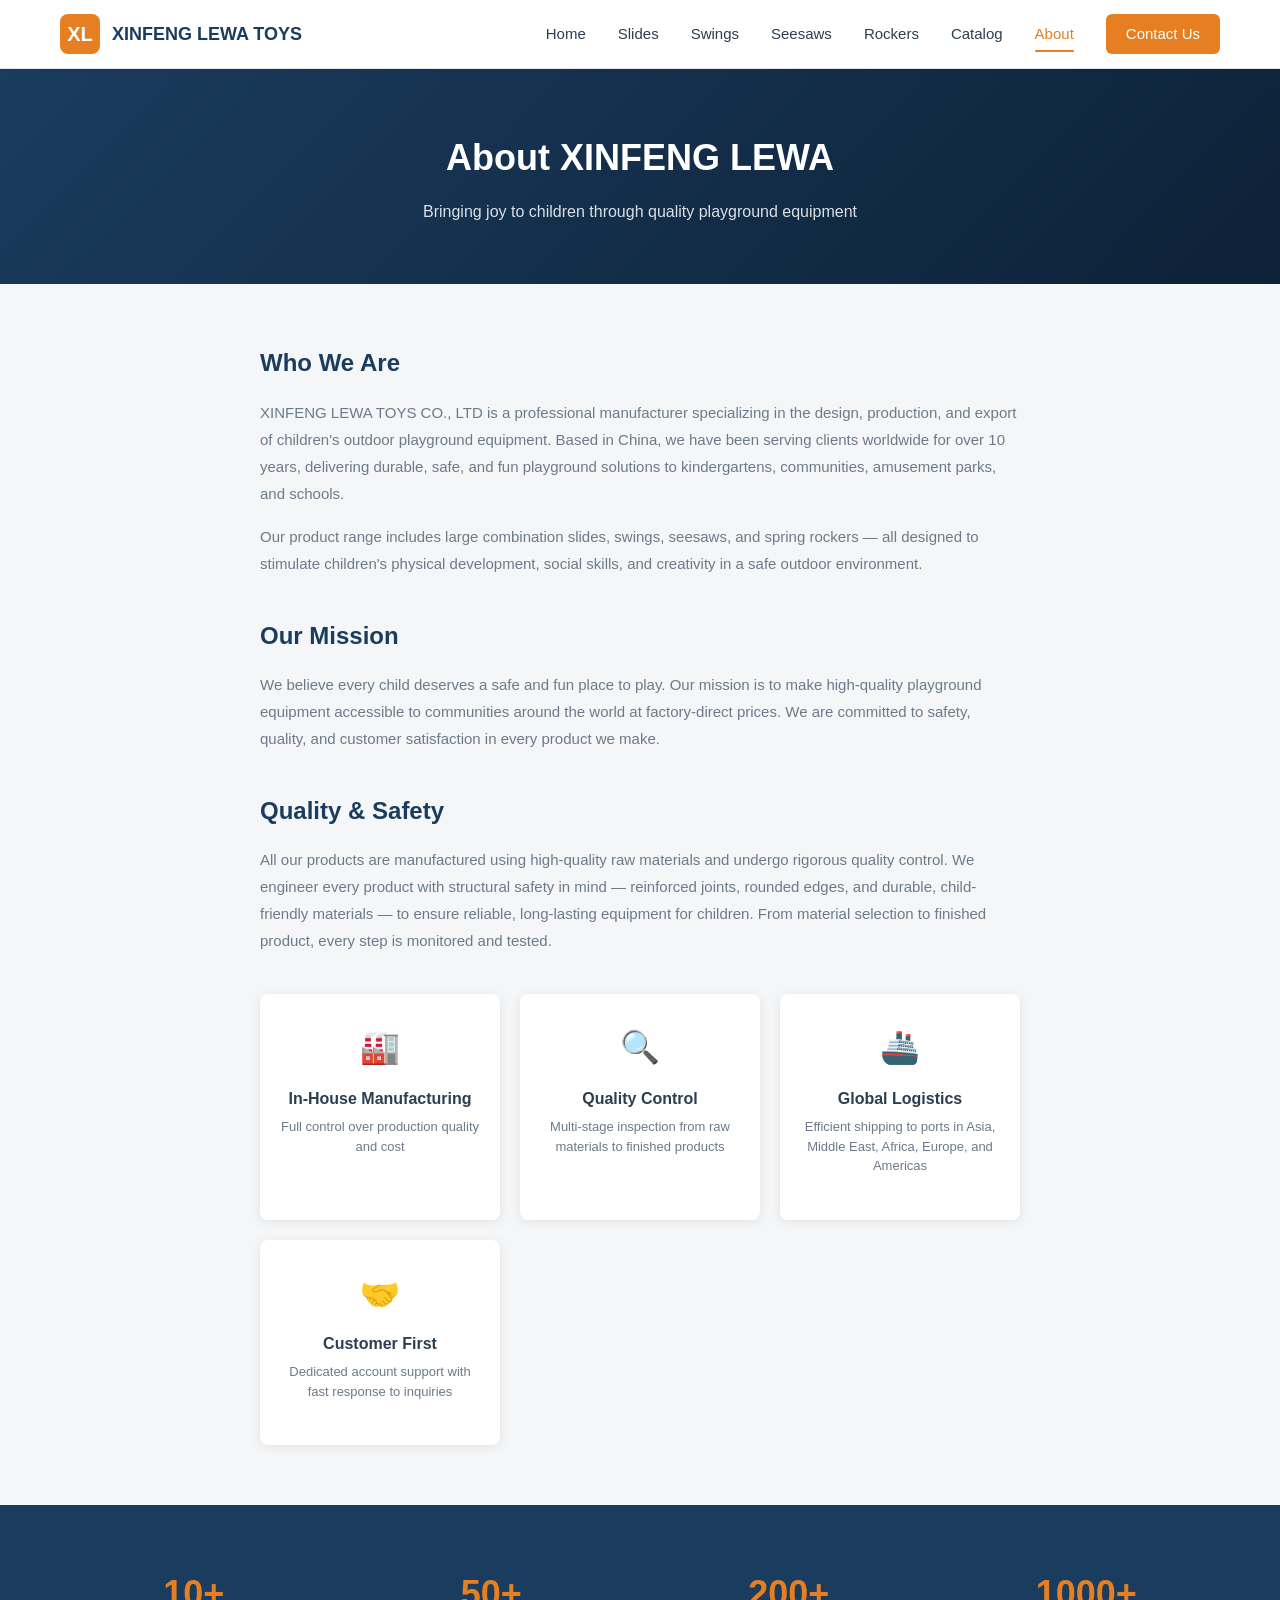
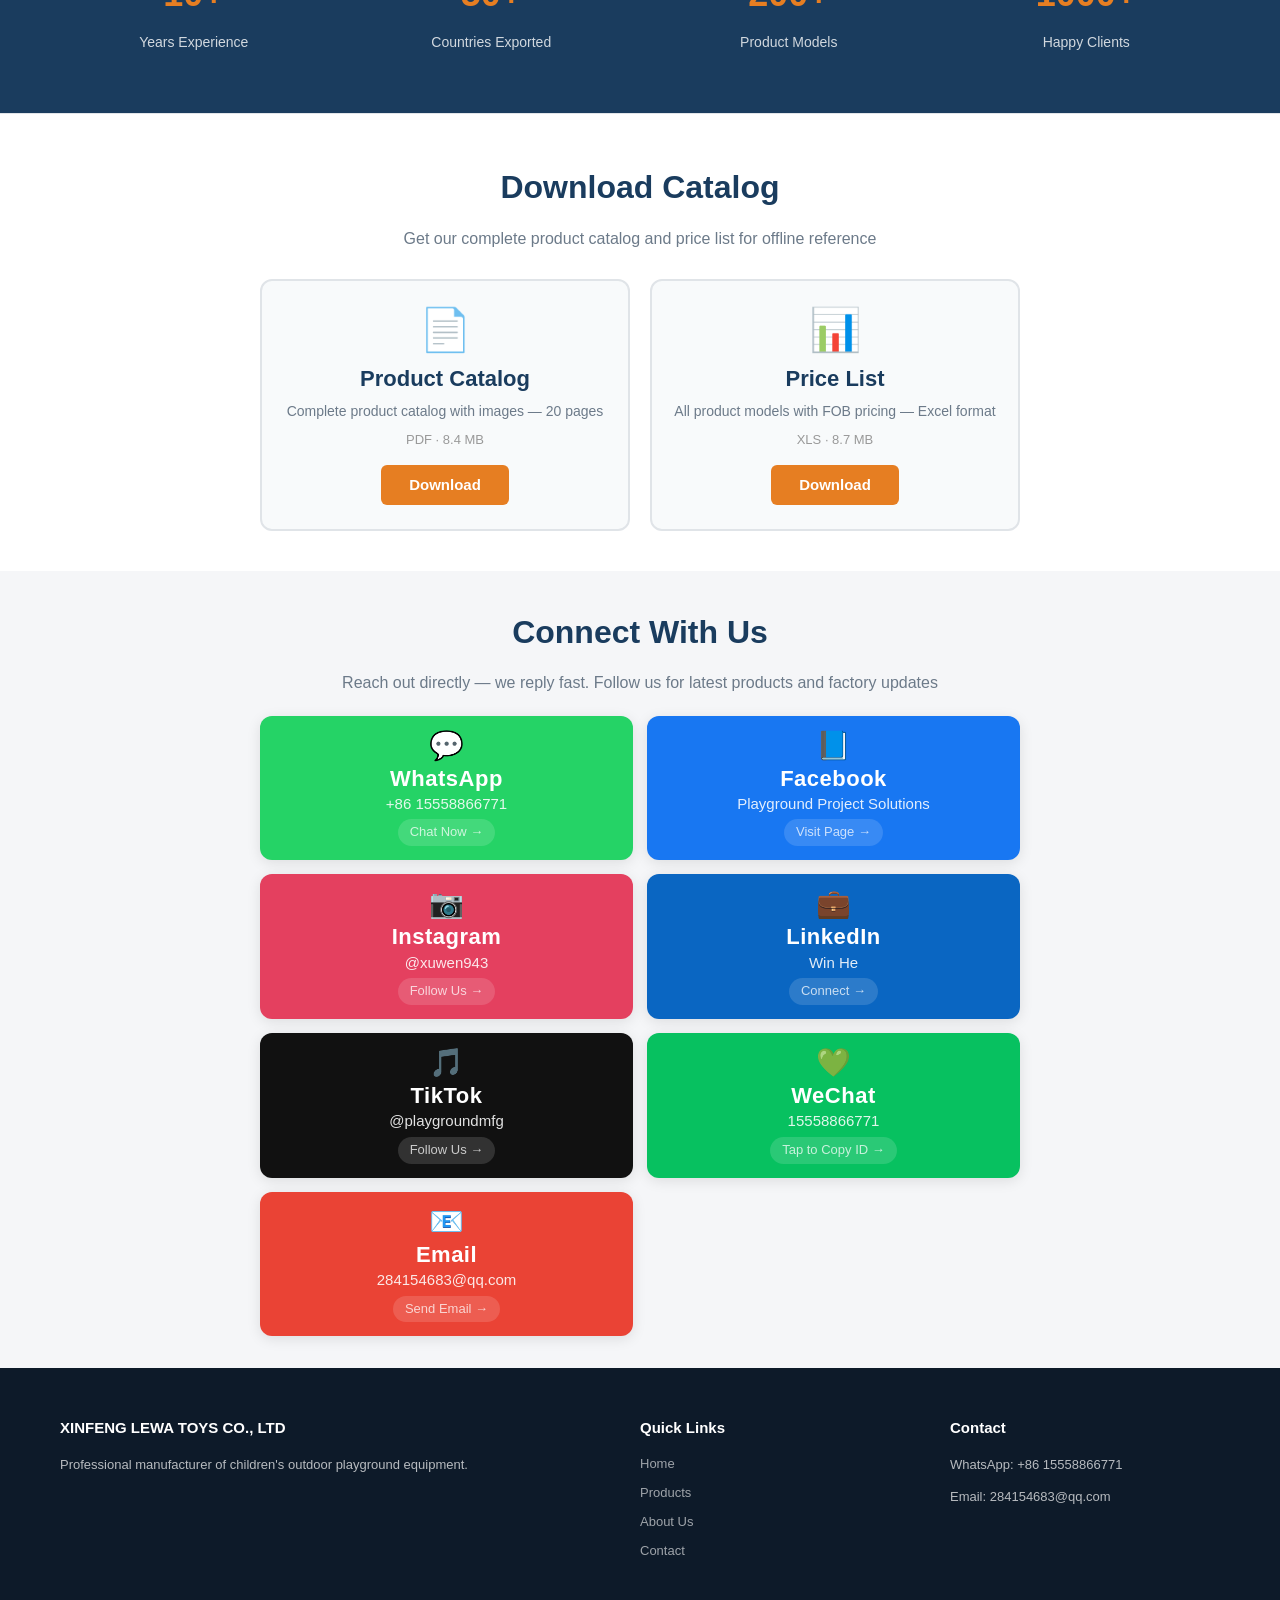
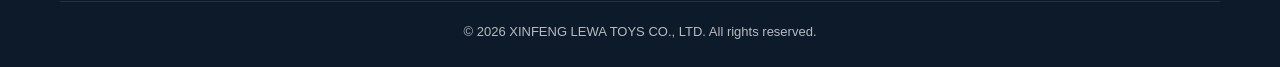
<file: about.html>
<!DOCTYPE html>
<html lang="en">
<head>
<meta charset="UTF-8">
<meta name="viewport" content="width=device-width, initial-scale=1.0">
<meta name="description" content="About XINFENG LEWA TOYS CO., LTD - China-based manufacturer of children's playground equipment with 10+ years of experience.">
<title>About Us | XINFENG LEWA TOYS</title>
<link rel="stylesheet" href="css/style.css?v=20260720">
</head>
<body>

<!-- HEADER -->
<header class="header">
  <div class="header-inner">
    <a href="index.html" class="logo">
      <span class="logo-icon">XL</span>
      XINFENG LEWA TOYS
    </a>
    <div class="hamburger" onclick="document.querySelector('.nav').classList.toggle('mobile-open')">
      <span></span><span></span><span></span>
    </div>
    <nav class="nav">
      <a href="index.html">Home</a>
      <a href="slides.html">Slides</a>
      <a href="swings.html">Swings</a>
      <a href="seesaws.html">Seesaws</a>
      <a href="rockers.html">Rockers</a>
      <a href="#download">Catalog</a>
      <a href="about.html" class="active">About</a>
      <a href="contact.html" class="cta">Contact Us</a>
    </nav>
  </div>
</header>

<!-- ABOUT HERO -->
<section class="about-hero">
  <div class="container">
    <h1>About XINFENG LEWA</h1>
    <p>Bringing joy to children through quality playground equipment</p>
  </div>
</section>

<!-- ABOUT CONTENT -->
<section class="about-content">
  <h2>Who We Are</h2>
  <p>XINFENG LEWA TOYS CO., LTD is a professional manufacturer specializing in the design, production, and export of children's outdoor playground equipment. Based in China, we have been serving clients worldwide for over 10 years, delivering durable, safe, and fun playground solutions to kindergartens, communities, amusement parks, and schools.</p>
  <p>Our product range includes large combination slides, swings, seesaws, and spring rockers — all designed to stimulate children's physical development, social skills, and creativity in a safe outdoor environment.</p>

  <h2>Our Mission</h2>
  <p>We believe every child deserves a safe and fun place to play. Our mission is to make high-quality playground equipment accessible to communities around the world at factory-direct prices. We are committed to safety, quality, and customer satisfaction in every product we make.</p>

  <h2>Quality & Safety</h2>
  <p>All our products are manufactured using high-quality raw materials and undergo rigorous quality control. We engineer every product with structural safety in mind — reinforced joints, rounded edges, and durable, child-friendly materials — to ensure reliable, long-lasting equipment for children. From material selection to finished product, every step is monitored and tested.</p>

  <div class="about-values">
    <div class="value-card">
      <div class="val-icon">🏭</div>
      <h3>In-House Manufacturing</h3>
      <p>Full control over production quality and cost</p>
    </div>
    <div class="value-card">
      <div class="val-icon">🔍</div>
      <h3>Quality Control</h3>
      <p>Multi-stage inspection from raw materials to finished products</p>
    </div>
    <div class="value-card">
      <div class="val-icon">🚢</div>
      <h3>Global Logistics</h3>
      <p>Efficient shipping to ports in Asia, Middle East, Africa, Europe, and Americas</p>
    </div>
    <div class="value-card">
      <div class="val-icon">🤝</div>
      <h3>Customer First</h3>
      <p>Dedicated account support with fast response to inquiries</p>
    </div>
  </div>
</section>

<!-- STATS -->
<section class="stats">
  <div class="container">
    <div class="stats-grid">
      <div class="stat-item">
        <div class="num">10+</div>
        <div class="label">Years Experience</div>
      </div>
      <div class="stat-item">
        <div class="num">50+</div>
        <div class="label">Countries Exported</div>
      </div>
      <div class="stat-item">
        <div class="num">200+</div>
        <div class="label">Product Models</div>
      </div>
      <div class="stat-item">
        <div class="num">1000+</div>
        <div class="label">Happy Clients</div>
      </div>
    </div>
  </div>
</section>

<!-- FOOTER -->
<!-- DOWNLOAD CATALOG -->
<section class="download-section" id="download">
  <div class="container">
    <div class="section-title">
      <h2>Download Catalog</h2>
      <p>Get our complete product catalog and price list for offline reference</p>
    </div>
    <div class="download-grid">
      <a href="downloads/Kids_Slide_Catalog.pdf" class="download-card" download>
        <div class="download-icon">📄</div>
        <div class="download-name">Product Catalog</div>
        <div class="download-desc">Complete product catalog with images &mdash; 20 pages</div>
        <div class="download-size">PDF &middot; 8.4 MB</div>
        <span class="download-btn">Download</span>
      </a>
      <a href="downloads/All_Products_Price_List.xls" class="download-card" download>
        <div class="download-icon">📊</div>
        <div class="download-name">Price List</div>
        <div class="download-desc">All product models with FOB pricing &mdash; Excel format</div>
        <div class="download-size">XLS &middot; 8.7 MB</div>
        <span class="download-btn">Download</span>
      </a>
    </div>
  </div>
</section>

<!-- CONNECT WITH US -->
<section class="social-section">
  <div class="container">
    <div class="section-title">
      <h2>Connect With Us</h2>
      <p>Reach out directly — we reply fast. Follow us for latest products and factory updates</p>
    </div>
    <div class="social-grid">
      <a href="https://wa.me/8615558866771" target="_blank" class="social-card whatsapp">
        <div class="social-icon">💬</div>
        <div class="social-name">WhatsApp</div>
        <div class="social-handle">+86 15558866771</div>
        <span class="social-arrow">Chat Now →</span>
      </a>
      <a href="https://www.facebook.com/profile.php?id=61589571517181" target="_blank" class="social-card fb">
        <div class="social-icon">📘</div>
        <div class="social-name">Facebook</div>
        <div class="social-handle">Playground Project Solutions</div>
        <span class="social-arrow">Visit Page →</span>
      </a>
      <a href="https://www.instagram.com/xuwen943/" target="_blank" class="social-card ig">
        <div class="social-icon">📷</div>
        <div class="social-name">Instagram</div>
        <div class="social-handle">@xuwen943</div>
        <span class="social-arrow">Follow Us →</span>
      </a>
      <a href="https://www.linkedin.com/in/win-he-7419ab20b/" target="_blank" class="social-card li">
        <div class="social-icon">💼</div>
        <div class="social-name">LinkedIn</div>
        <div class="social-handle">Win He</div>
        <span class="social-arrow">Connect →</span>
      </a>
      <a href="https://www.tiktok.com/@playgroundmfg" target="_blank" class="social-card tt">
        <div class="social-icon">🎵</div>
        <div class="social-name">TikTok</div>
        <div class="social-handle">@playgroundmfg</div>
        <span class="social-arrow">Follow Us →</span>
      </a>
      <div class="social-card wx" onclick="navigator.clipboard.writeText('15558866771');alert('WeChat ID copied: 15558866771')" style="cursor:pointer;">
        <div class="social-icon">💚</div>
        <div class="social-name">WeChat</div>
        <div class="social-handle">15558866771</div>
        <span class="social-arrow">Tap to Copy ID →</span>
      </div>
      <a href="mailto:284154683@qq.com" class="social-card email">
        <div class="social-icon">📧</div>
        <div class="social-name">Email</div>
        <div class="social-handle">284154683@qq.com</div>
        <span class="social-arrow">Send Email →</span>
      </a>
    </div>
  </div>
</section>

<footer class="footer">
  <div class="container">
    <div class="footer-grid">
      <div>
        <h4>XINFENG LEWA TOYS CO., LTD</h4>
        <p>Professional manufacturer of children's outdoor playground equipment.</p>
      </div>
      <div>
        <h4>Quick Links</h4>
        <a href="index.html">Home</a>
        <a href="products.html">Products</a>
        <a href="about.html">About Us</a>
        <a href="contact.html">Contact</a>
      </div>
      <div>
        <h4>Contact</h4>
        <p>WhatsApp: +86 15558866771</p>
        <p>Email: 284154683@qq.com</p>
      </div>
    </div>
    <div class="footer-bottom">
      &copy; 2026 XINFENG LEWA TOYS CO., LTD. All rights reserved.
    </div>
  </div>
</footer>

<script>
/* Click-to-copy for social handles */
(function(){
  var t=document.createElement('div');
  t.className='copy-toast';t.textContent='Copied!';
  document.body.appendChild(t);
  document.querySelectorAll('.social-handle').forEach(function(el){
    el.style.cursor='copy';el.title='Click to copy';
    el.addEventListener('click',function(e){
      e.stopPropagation();e.preventDefault();
      var tx=el.textContent.trim();
      var cp=function(){navigator.clipboard.writeText(tx).then(sh)};
      if(navigator.clipboard&&navigator.clipboard.writeText)cp();
      else{var ta=document.createElement('textarea');ta.value=tx;
        ta.style.position='fixed';ta.style.opacity='0';
        document.body.appendChild(ta);ta.select();
        document.execCommand('copy');document.body.removeChild(ta);sh();}
      function sh(){t.classList.add('show');setTimeout(function(){t.classList.remove('show')},1200);}
    });
  });
})();
</script>

</body>
</html>
</file>
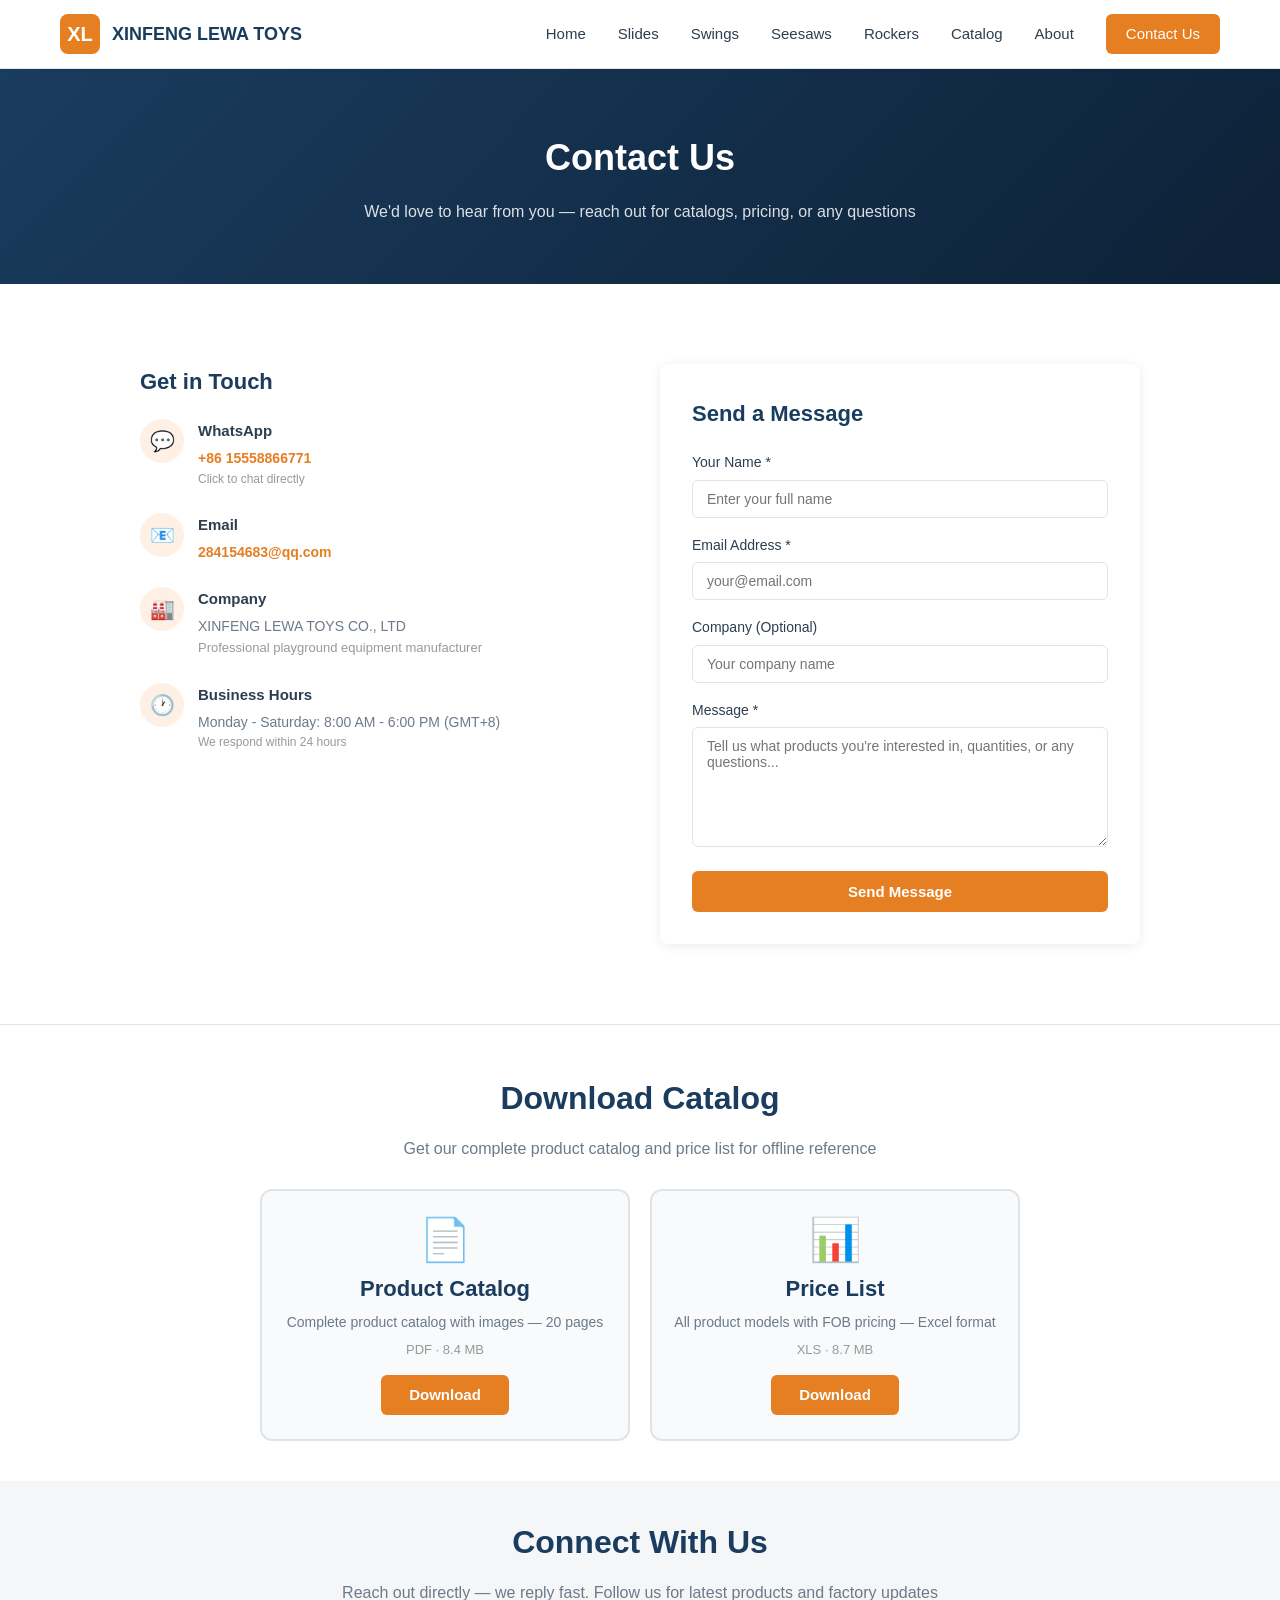
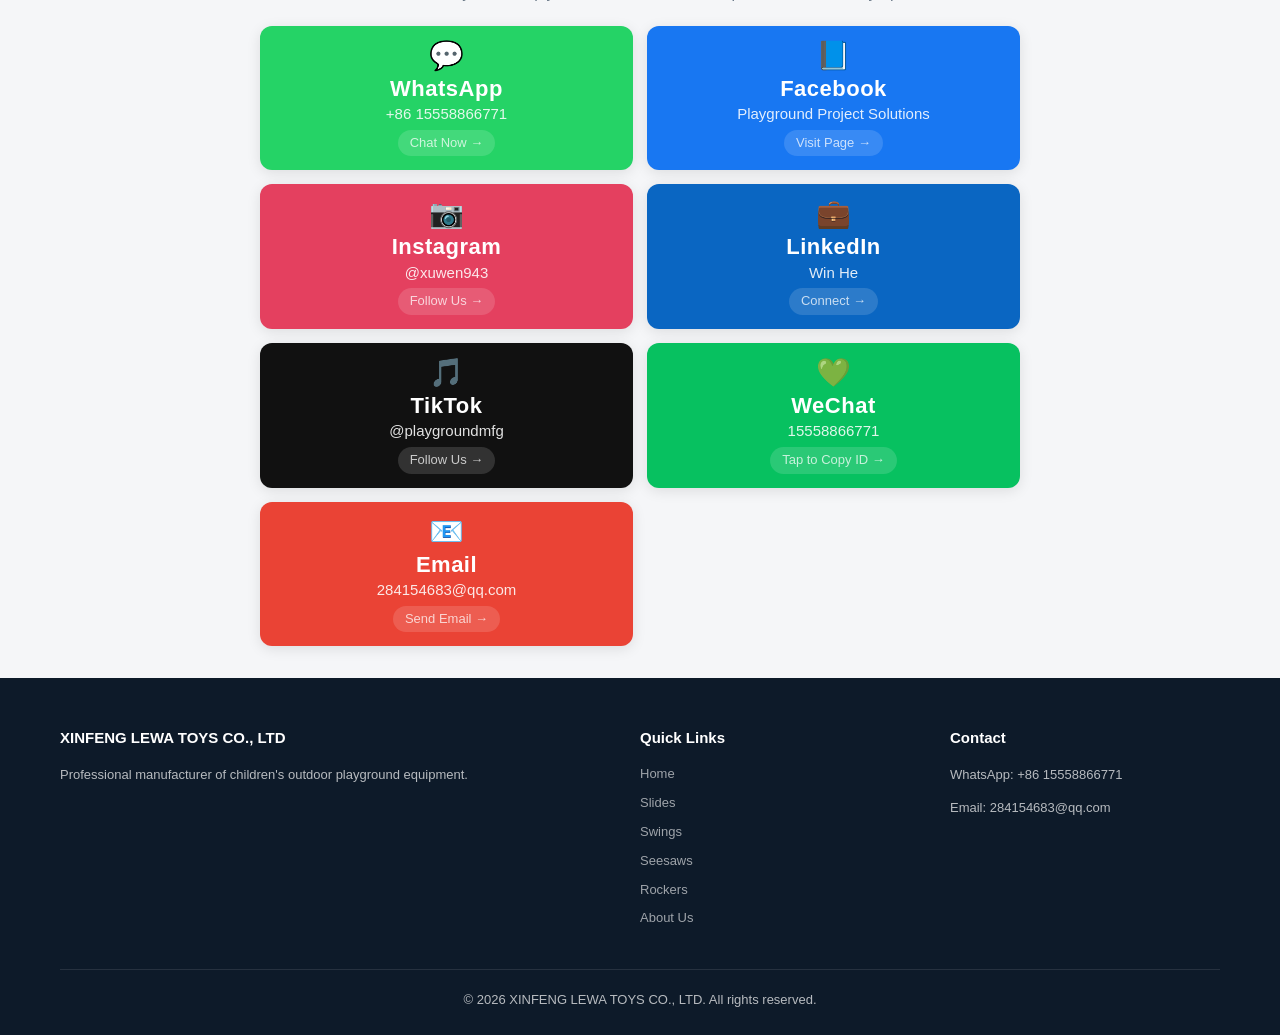
<file: contact.html>
<!DOCTYPE html>
<html lang="en">
<head>
<meta charset="UTF-8">
<meta name="viewport" content="width=device-width, initial-scale=1.0">
<meta name="description" content="Contact XINFENG LEWA TOYS for wholesale playground equipment inquiries. WhatsApp, email, and online form available.">
<title>Contact Us | XINFENG LEWA TOYS</title>
<link rel="stylesheet" href="css/style.css?v=20260720">
</head>
<body>

<!-- HEADER -->
<header class="header">
  <div class="header-inner">
    <a href="index.html" class="logo">
      <span class="logo-icon">XL</span>
      XINFENG LEWA TOYS
    </a>
    <div class="hamburger" onclick="document.querySelector('.nav').classList.toggle('mobile-open')">
      <span></span><span></span><span></span>
    </div>
    <nav class="nav">
      <a href="index.html">Home</a>
      <a href="slides.html">Slides</a>
      <a href="swings.html">Swings</a>
      <a href="seesaws.html">Seesaws</a>
      <a href="rockers.html">Rockers</a>
      <a href="#download">Catalog</a>
      <a href="about.html">About</a>
      <a href="contact.html" class="active cta">Contact Us</a>
    </nav>
  </div>
</header>

<!-- CONTACT HERO -->
<section class="about-hero">
  <div class="container">
    <h1>Contact Us</h1>
    <p>We'd love to hear from you — reach out for catalogs, pricing, or any questions</p>
  </div>
</section>

<!-- CONTACT CONTENT -->
<section class="section" style="background:var(--white);">
  <div class="container">
    <div class="contact-grid">
      <!-- Contact Info -->
      <div class="contact-info">
        <h3>Get in Touch</h3>

        <div class="contact-item">
          <div class="ci-icon">💬</div>
          <div class="ci-text">
            <h4>WhatsApp</h4>
            <p><a href="https://wa.me/8615558866771" target="_blank" style="color:var(--accent);font-weight:600;">+86 15558866771</a></p>
            <p style="font-size:12px;color:#999;">Click to chat directly</p>
          </div>
        </div>

        <div class="contact-item">
          <div class="ci-icon">📧</div>
          <div class="ci-text">
            <h4>Email</h4>
            <p><a href="mailto:284154683@qq.com" style="color:var(--accent);font-weight:600;">284154683@qq.com</a></p>
          </div>
        </div>

        <div class="contact-item">
          <div class="ci-icon">🏭</div>
          <div class="ci-text">
            <h4>Company</h4>
            <p>XINFENG LEWA TOYS CO., LTD</p>
            <p style="font-size:13px;color:#999;">Professional playground equipment manufacturer</p>
          </div>
        </div>

        <div class="contact-item">
          <div class="ci-icon">🕐</div>
          <div class="ci-text">
            <h4>Business Hours</h4>
            <p>Monday - Saturday: 8:00 AM - 6:00 PM (GMT+8)</p>
            <p style="font-size:12px;color:#999;">We respond within 24 hours</p>
          </div>
        </div>
      </div>

      <!-- Contact Form -->
      <div class="contact-form-wrap">
        <h3>Send a Message</h3>
        <form id="contact-form" onsubmit="handleSubmit(event)">
          <div class="form-group">
            <label for="name">Your Name *</label>
            <input type="text" id="name" required placeholder="Enter your full name">
          </div>
          <div class="form-group">
            <label for="email">Email Address *</label>
            <input type="email" id="email" required placeholder="your@email.com">
          </div>
          <div class="form-group">
            <label for="company">Company (Optional)</label>
            <input type="text" id="company" placeholder="Your company name">
          </div>
          <div class="form-group">
            <label for="message">Message *</label>
            <textarea id="message" required placeholder="Tell us what products you're interested in, quantities, or any questions..."></textarea>
          </div>
          <button type="submit" class="btn btn-primary" style="width:100%;">Send Message</button>
        </form>
        <p id="form-msg" style="margin-top:12px;font-size:14px;display:none;text-align:center;"></p>
      </div>
    </div>
  </div>
</section>

<!-- DOWNLOAD CATALOG -->
<section class="download-section" id="download">
  <div class="container">
    <div class="section-title">
      <h2>Download Catalog</h2>
      <p>Get our complete product catalog and price list for offline reference</p>
    </div>
    <div class="download-grid">
      <a href="downloads/Kids_Slide_Catalog.pdf" class="download-card" download>
        <div class="download-icon">📄</div>
        <div class="download-name">Product Catalog</div>
        <div class="download-desc">Complete product catalog with images &mdash; 20 pages</div>
        <div class="download-size">PDF &middot; 8.4 MB</div>
        <span class="download-btn">Download</span>
      </a>
      <a href="downloads/All_Products_Price_List.xls" class="download-card" download>
        <div class="download-icon">📊</div>
        <div class="download-name">Price List</div>
        <div class="download-desc">All product models with FOB pricing &mdash; Excel format</div>
        <div class="download-size">XLS &middot; 8.7 MB</div>
        <span class="download-btn">Download</span>
      </a>
    </div>
  </div>
</section>

<!-- SOCIAL MEDIA -->
<section class="social-section">
  <div class="container">
    <div class="section-title">
      <h2>Connect With Us</h2>
      <p>Reach out directly — we reply fast. Follow us for latest products and factory updates</p>
    </div>
    <div class="social-grid">
      <a href="https://wa.me/8615558866771" target="_blank" class="social-card whatsapp">
        <div class="social-icon">💬</div>
        <div class="social-name">WhatsApp</div>
        <div class="social-handle">+86 15558866771</div>
        <span class="social-arrow">Chat Now →</span>
      </a>
      <a href="https://www.facebook.com/profile.php?id=61589571517181" target="_blank" class="social-card fb">
        <div class="social-icon">📘</div>
        <div class="social-name">Facebook</div>
        <div class="social-handle">Playground Project Solutions</div>
        <span class="social-arrow">Visit Page →</span>
      </a>
      <a href="https://www.instagram.com/xuwen943/" target="_blank" class="social-card ig">
        <div class="social-icon">📷</div>
        <div class="social-name">Instagram</div>
        <div class="social-handle">@xuwen943</div>
        <span class="social-arrow">Follow Us →</span>
      </a>
      <a href="https://www.linkedin.com/in/win-he-7419ab20b/" target="_blank" class="social-card li">
        <div class="social-icon">💼</div>
        <div class="social-name">LinkedIn</div>
        <div class="social-handle">Win He</div>
        <span class="social-arrow">Connect →</span>
      </a>
      <a href="https://www.tiktok.com/@playgroundmfg" target="_blank" class="social-card tt">
        <div class="social-icon">🎵</div>
        <div class="social-name">TikTok</div>
        <div class="social-handle">@playgroundmfg</div>
        <span class="social-arrow">Follow Us →</span>
      </a>
      <div class="social-card wx" onclick="navigator.clipboard.writeText('15558866771');alert('WeChat ID copied: 15558866771')" style="cursor:pointer;">
        <div class="social-icon">💚</div>
        <div class="social-name">WeChat</div>
        <div class="social-handle">15558866771</div>
        <span class="social-arrow">Tap to Copy ID →</span>
      </div>
      <a href="mailto:284154683@qq.com" class="social-card email">
        <div class="social-icon">📧</div>
        <div class="social-name">Email</div>
        <div class="social-handle">284154683@qq.com</div>
        <span class="social-arrow">Send Email →</span>
      </a>
    </div>
  </div>
</section>

<!-- FOOTER -->
<footer class="footer">
  <div class="container">
    <div class="footer-grid">
      <div>
        <h4>XINFENG LEWA TOYS CO., LTD</h4>
        <p>Professional manufacturer of children's outdoor playground equipment.</p>
      </div>
      <div>
        <h4>Quick Links</h4>
        <a href="index.html">Home</a>
        <a href="slides.html">Slides</a>
        <a href="swings.html">Swings</a>
        <a href="seesaws.html">Seesaws</a>
        <a href="rockers.html">Rockers</a>
        <a href="about.html">About Us</a>
      </div>
      <div>
        <h4>Contact</h4>
        <p>WhatsApp: +86 15558866771</p>
        <p>Email: 284154683@qq.com</p>
      </div>
    </div>
    <div class="footer-bottom">
      &copy; 2026 XINFENG LEWA TOYS CO., LTD. All rights reserved.
    </div>
  </div>
</footer>

<script>
function handleSubmit(e) {
  e.preventDefault();
  var msg = document.getElementById('form-msg');
  msg.style.display = 'block';
  msg.style.color = '#27ae60';
  msg.textContent = 'Thank you! We will get back to you within 24 hours. For faster response, please contact us via WhatsApp.';
  document.getElementById('contact-form').reset();
}
</script>

<script>
/* Click-to-copy for social handles */
(function(){
  var t=document.createElement('div');
  t.className='copy-toast';t.textContent='Copied!';
  document.body.appendChild(t);
  document.querySelectorAll('.social-handle').forEach(function(el){
    el.style.cursor='copy';el.title='Click to copy';
    el.addEventListener('click',function(e){
      e.stopPropagation();e.preventDefault();
      var tx=el.textContent.trim();
      var cp=function(){navigator.clipboard.writeText(tx).then(sh)};
      if(navigator.clipboard&&navigator.clipboard.writeText)cp();
      else{var ta=document.createElement('textarea');ta.value=tx;
        ta.style.position='fixed';ta.style.opacity='0';
        document.body.appendChild(ta);ta.select();
        document.execCommand('copy');document.body.removeChild(ta);sh();}
      function sh(){t.classList.add('show');setTimeout(function(){t.classList.remove('show')},1200);}
    });
  });
})();
</script>

</body>
</html>
</file>
<file: css/style.css>
/* ========================================
   XINFENG LEWA TOYS CO., LTD
   Official Website Styles
   ======================================== */

* { margin: 0; padding: 0; box-sizing: border-box; }

:root {
  --primary: #1a3c5e;
  --primary-light: #2a5f8f;
  --accent: #e67e22;
  --accent-hover: #d35400;
  --bg: #f5f6f8;
  --white: #ffffff;
  --text: #2c3e50;
  --text-light: #6c7a89;
  --border: #e0e4e8;
  --shadow: 0 2px 12px rgba(0,0,0,0.08);
  --shadow-lg: 0 8px 30px rgba(0,0,0,0.12);
  --radius: 8px;
  --transition: 0.3s ease;
}

body {
  font-family: -apple-system, BlinkMacSystemFont, 'Segoe UI', Roboto, 'Helvetica Neue', Arial, sans-serif;
  color: var(--text);
  background: var(--bg);
  line-height: 1.6;
  -webkit-font-smoothing: antialiased;
}

a { text-decoration: none; color: inherit; }
img { max-width: 100%; display: block; }

.container {
  max-width: 1200px;
  margin: 0 auto;
  padding: 0 20px;
}

/* ========================================
   HEADER
   ======================================== */
.header {
  background: var(--white);
  border-bottom: 1px solid var(--border);
  position: sticky;
  top: 0;
  z-index: 1000;
  box-shadow: 0 1px 4px rgba(0,0,0,0.04);
}

.header-inner {
  display: flex;
  align-items: center;
  justify-content: space-between;
  padding: 0 20px;
  max-width: 1200px;
  margin: 0 auto;
  height: 68px;
}

.logo {
  display: flex;
  align-items: center;
  gap: 12px;
  font-weight: 700;
  font-size: 18px;
  color: var(--primary);
}

.logo-icon {
  width: 40px; height: 40px;
  background: var(--accent);
  border-radius: 8px;
  display: flex; align-items: center; justify-content: center;
  color: white;
  font-size: 20px;
  font-weight: 800;
}

.nav { display: flex; gap: 32px; align-items: center; }
.nav a {
  font-size: 15px;
  font-weight: 500;
  color: var(--text);
  position: relative;
  padding: 4px 0;
  transition: color var(--transition);
}
.nav a:hover { color: var(--accent); }
.nav a.active { color: var(--accent); }
.nav a.active::after {
  content: '';
  position: absolute;
  bottom: -2px; left: 0; right: 0;
  height: 2px;
  background: var(--accent);
  border-radius: 1px;
}
.nav a.cta {
  background: var(--accent);
  color: white;
  padding: 8px 20px;
  border-radius: 6px;
  transition: background var(--transition);
}
.nav a.cta:hover { background: var(--accent-hover); }
.nav a.cta::after { display: none; }

.hamburger {
  display: none;
  flex-direction: column;
  gap: 5px;
  cursor: pointer;
  padding: 8px;
}
.hamburger span {
  display: block;
  width: 24px; height: 2px;
  background: var(--text);
  transition: var(--transition);
}

/* ========================================
   PRODUCT SHOWCASE (Top of Homepage)
   ======================================== */
.showcase {
  background: var(--white);
  padding: 28px 0 20px;
  border-bottom: 1px solid var(--border);
}

.showcase-tagline {
  text-align: center;
  margin-bottom: 24px;
}
.showcase-tagline h1 {
  font-size: 22px;
  font-weight: 700;
  color: var(--primary);
  letter-spacing: 1px;
  margin-bottom: 4px;
}
.showcase-tagline p {
  font-size: 14px;
  color: var(--text-light);
}

.showcase-grid {
  display: grid;
  grid-template-columns: repeat(4, 1fr);
  gap: 12px;
}

.showcase-card {
  position: relative;
  border-radius: 10px;
  overflow: hidden;
  cursor: pointer;
  aspect-ratio: 1 / 1;
  box-shadow: var(--shadow);
  transition: box-shadow 0.3s ease;
  display: block;
}
.showcase-card:hover {
  box-shadow: var(--shadow-lg);
}

.showcase-img {
  width: 100%;
  height: 100%;
}
.showcase-img img {
  width: 100%;
  height: 100%;
  object-fit: cover;
}

.showcase-label {
  position: absolute;
  bottom: 0; left: 0; right: 0;
  background: linear-gradient(transparent, rgba(0,0,0,0.75));
  padding: 32px 16px 16px;
  color: #fff;
}
.showcase-label .showcase-count {
  display: inline-block;
  background: var(--accent);
  padding: 3px 10px;
  border-radius: 12px;
  font-size: 12px;
  font-weight: 600;
  margin-bottom: 6px;
}
.showcase-label h3 {
  font-size: 18px;
  font-weight: 700;
}

/* ========================================
   HERO (used for CTA section at bottom)
   ======================================== */
.hero {
  background: linear-gradient(135deg, var(--primary) 0%, #0d2137 100%);
  color: white;
  padding: 80px 0;
  text-align: center;
}

.hero-badges {
  display: flex;
  justify-content: center;
  gap: 12px;
  flex-wrap: wrap;
  margin-bottom: 24px;
}
.hero-badge {
  background: rgba(255,255,255,0.15);
  border: 1px solid rgba(255,255,255,0.25);
  padding: 6px 16px;
  border-radius: 20px;
  font-size: 13px;
  font-weight: 500;
}

.hero h1 {
  font-size: 42px;
  font-weight: 800;
  margin-bottom: 16px;
  letter-spacing: -0.5px;
}
.hero p {
  font-size: 18px;
  opacity: 0.85;
  max-width: 600px;
  margin: 0 auto 32px;
}
.hero-btns { display: flex; gap: 14px; justify-content: center; flex-wrap: wrap; }
.btn {
  display: inline-block;
  padding: 12px 28px;
  border-radius: 6px;
  font-size: 15px;
  font-weight: 600;
  cursor: pointer;
  transition: all var(--transition);
  border: none;
}
.btn-primary { background: var(--accent); color: white; }
.btn-primary:hover { background: var(--accent-hover); transform: translateY(-1px); }
.btn-outline { background: transparent; color: white; border: 2px solid rgba(255,255,255,0.4); }
.btn-outline:hover { border-color: white; }

/* ========================================
   SECTIONS
   ======================================== */
.section { padding: 80px 0; }
.section-title {
  text-align: center;
  margin-bottom: 48px;
}
.section-title h2 {
  font-size: 32px;
  font-weight: 700;
  color: var(--primary);
  margin-bottom: 12px;
}
.section-title p {
  color: var(--text-light);
  font-size: 16px;
  max-width: 600px;
  margin: 0 auto;
}

/* ========================================
   PRODUCT GRID
   ======================================== */
.product-grid {
  display: grid;
  grid-template-columns: repeat(auto-fill, minmax(260px, 1fr));
  gap: 24px;
}

.product-card {
  background: var(--white);
  border-radius: var(--radius);
  overflow: hidden;
  box-shadow: var(--shadow);
  transition: box-shadow var(--transition);
  cursor: pointer;
}
.product-card:hover {
  box-shadow: var(--shadow-lg);
}

.product-card .img-wrap {
  width: 100%;
  height: 280px;
  overflow: hidden;
  background: #fff;
  display: flex;
  align-items: center;
  justify-content: center;
}
.product-card .img-wrap img {
  width: 100%;
  height: 100%;
  object-fit: contain;
}

.product-card .info {
  padding: 16px;
}
.product-card .info .model {
  font-size: 13px;
  color: var(--accent);
  font-weight: 600;
  margin-bottom: 4px;
}
.product-card .info h3 {
  font-size: 16px;
  font-weight: 600;
  margin-bottom: 6px;
  color: var(--text);
}

/* ========================================
   CATEGORY CARDS
   ======================================== */
.cat-grid {
  display: grid;
  grid-template-columns: repeat(auto-fill, minmax(260px, 1fr));
  gap: 24px;
}

.cat-card {
  background: var(--white);
  border-radius: var(--radius);
  padding: 32px 24px;
  text-align: center;
  box-shadow: var(--shadow);
  transition: all var(--transition);
  border: 2px solid transparent;
}
.cat-card:hover {
  border-color: var(--accent);
}
.cat-card .cat-icon {
  width: 60px; height: 60px;
  border-radius: 50%;
  display: flex; align-items: center; justify-content: center;
  margin: 0 auto 16px;
  font-size: 28px;
}
.cat-card h3 { font-size: 18px; margin-bottom: 8px; }
.cat-card p { color: var(--text-light); font-size: 14px; }

/* ========================================
   STATS
   ======================================== */
.stats {
  background: var(--primary);
  color: white;
  padding: 60px 0;
}
.stats-grid {
  display: grid;
  grid-template-columns: repeat(4, 1fr);
  gap: 30px;
  text-align: center;
}
.stat-item .num {
  font-size: 36px;
  font-weight: 800;
  color: var(--accent);
  margin-bottom: 8px;
}
.stat-item .label {
  font-size: 14px;
  opacity: 0.8;
}

/* ========================================
   ABOUT PAGE
   ======================================== */
.about-hero {
  background: linear-gradient(135deg, var(--primary) 0%, #0d2137 100%);
  color: white;
  padding: 60px 0;
  text-align: center;
}
.about-hero h1 { font-size: 36px; font-weight: 800; margin-bottom: 12px; }
.about-hero p { opacity: 0.85; font-size: 16px; }

.about-content {
  max-width: 800px;
  margin: 0 auto;
  padding: 60px 20px;
}
.about-content h2 {
  color: var(--primary);
  font-size: 24px;
  margin-bottom: 16px;
  margin-top: 40px;
}
.about-content h2:first-child { margin-top: 0; }
.about-content p {
  color: var(--text-light);
  margin-bottom: 16px;
  font-size: 15px;
  line-height: 1.8;
}
.about-values {
  display: grid;
  grid-template-columns: repeat(auto-fill, minmax(220px, 1fr));
  gap: 20px;
  margin-top: 40px;
}
.value-card {
  background: var(--white);
  padding: 28px 20px;
  border-radius: var(--radius);
  box-shadow: var(--shadow);
  text-align: center;
}
.value-card .val-icon {
  font-size: 32px;
  margin-bottom: 12px;
}
.value-card h3 { font-size: 16px; margin-bottom: 6px; }
.value-card p { font-size: 13px; color: var(--text-light); line-height: 1.5; }

/* ========================================
   CONTACT PAGE
   ======================================== */
.contact-grid {
  display: grid;
  grid-template-columns: 1fr 1fr;
  gap: 40px;
  max-width: 1000px;
  margin: 0 auto;
}
.contact-info h3 {
  font-size: 22px;
  margin-bottom: 20px;
  color: var(--primary);
}
.contact-item {
  display: flex;
  align-items: flex-start;
  gap: 14px;
  margin-bottom: 24px;
}
.contact-item .ci-icon {
  width: 44px; height: 44px;
  border-radius: 50%;
  background: #fef0e4;
  display: flex; align-items: center; justify-content: center;
  font-size: 20px;
  flex-shrink: 0;
}
.contact-item .ci-text h4 { font-size: 15px; margin-bottom: 4px; }
.contact-item .ci-text p { color: var(--text-light); font-size: 14px; }

/* ========================================
   SOCIAL MEDIA SECTION
   ======================================== */
.social-section {
  padding: 36px 0 32px;
  background: var(--bg);
}
.social-section .section-title {
  margin-bottom: 20px;
}
.social-grid {
  display: grid;
  grid-template-columns: repeat(2, 1fr);
  gap: 14px;
  max-width: 760px;
  margin: 0 auto;
}
.social-card {
  display: block;
  text-align: center;
  text-decoration: none;
  color: #fff;
  border-radius: 12px;
  box-shadow: 0 3px 14px rgba(0,0,0,0.1);
  cursor: pointer;
  padding: 16px 10px 14px;
}
.social-card:hover {
  box-shadow: 0 8px 26px rgba(0,0,0,0.18);
}
.social-card.fb { background: #1877F2; }
.social-card.ig { background: #E4405F; }
.social-card.li { background: #0A66C2; }
.social-card.wx { background: #07C160; }
.social-card.whatsapp { background: #25D366; }
.social-card.email { background: #EA4335; }
.social-card.tt { background: #111; }
.social-card .social-icon {
  font-size: 28px;
  line-height: 1;
  margin-bottom: 6px;
}
.social-card .social-name {
  font-size: 22px;
  font-weight: 700;
  letter-spacing: 0.5px;
  line-height: 1.2;
  margin-bottom: 2px;
}
.social-card .social-handle {
  font-size: 15px;
  opacity: 0.88;
  word-break: break-word;
  line-height: 1.3;
  cursor: copy;
}
.social-card .social-arrow {
  display: inline-block;
  margin-top: 6px;
  font-size: 13px;
  opacity: 0.78;
  background: rgba(255,255,255,0.18);
  padding: 3px 12px;
  border-radius: 16px;
}

/* Copy toast */
.copy-toast {
  position: fixed;
  bottom: 24px;
  left: 50%;
  transform: translateX(-50%);
  background: #1a3c5e;
  color: #fff;
  padding: 10px 22px;
  border-radius: 8px;
  font-size: 15px;
  font-weight: 600;
  box-shadow: 0 6px 20px rgba(0,0,0,0.25);
  z-index: 99999;
  opacity: 0;
  pointer-events: none;
  transition: opacity 0.25s ease;
}
.copy-toast.show { opacity: 1; }

/* ========================================
   DOWNLOAD SECTION
   ======================================== */
.download-section {
  padding: 48px 0 40px;
  background: var(--white);
  border-top: 1px solid var(--border);
}
.download-section .section-title {
  margin-bottom: 28px;
}
.download-grid {
  display: grid;
  grid-template-columns: repeat(2, 1fr);
  gap: 20px;
  max-width: 760px;
  margin: 0 auto;
}
.download-card {
  display: block;
  text-align: center;
  text-decoration: none;
  color: var(--text);
  background: #f8fafb;
  border: 2px solid var(--border);
  border-radius: 12px;
  padding: 28px 20px 24px;
  transition: all 0.25s ease;
  cursor: pointer;
}
.download-card:hover {
  border-color: var(--accent);
  box-shadow: 0 6px 24px rgba(0,0,0,0.1);
  transform: translateY(-2px);
}
.download-card .download-icon {
  font-size: 42px;
  line-height: 1;
  margin-bottom: 10px;
}
.download-card .download-name {
  font-size: 22px;
  font-weight: 700;
  color: var(--primary);
  margin-bottom: 6px;
}
.download-card .download-desc {
  font-size: 14px;
  color: var(--text-light);
  margin-bottom: 8px;
  line-height: 1.4;
}
.download-card .download-size {
  font-size: 13px;
  color: #999;
  margin-bottom: 14px;
}
.download-card .download-btn {
  display: inline-block;
  background: var(--accent);
  color: #fff;
  padding: 8px 28px;
  border-radius: 6px;
  font-size: 15px;
  font-weight: 600;
  transition: background 0.2s ease;
}
.download-card:hover .download-btn {
  background: var(--accent-hover);
}

/* ========================================
   CONTACT PAGE FORM
   ======================================== */
.contact-form-wrap {
  background: var(--white);
  padding: 32px;
  border-radius: var(--radius);
  box-shadow: var(--shadow);
}
.contact-form-wrap h3 { font-size: 22px; margin-bottom: 20px; color: var(--primary); }
.form-group { margin-bottom: 16px; }
.form-group label {
  display: block;
  font-size: 14px;
  font-weight: 500;
  margin-bottom: 6px;
}
.form-group input,
.form-group textarea {
  width: 100%;
  padding: 10px 14px;
  border: 1px solid var(--border);
  border-radius: 6px;
  font-size: 14px;
  font-family: inherit;
  transition: border-color var(--transition);
}
.form-group input:focus,
.form-group textarea:focus {
  outline: none;
  border-color: var(--accent);
}
.form-group textarea { resize: vertical; min-height: 120px; }

/* ========================================
   FOOTER
   ======================================== */
.footer {
  background: #0d1a29;
  color: rgba(255,255,255,0.7);
  padding: 48px 0 24px;
}
.footer-grid {
  display: grid;
  grid-template-columns: 2fr 1fr 1fr;
  gap: 40px;
  margin-bottom: 32px;
}
.footer h4 { color: white; font-size: 15px; margin-bottom: 14px; }
.footer p { font-size: 13px; line-height: 1.7; margin-bottom: 10px; }
.footer a { color: rgba(255,255,255,0.6); font-size: 13px; display: block; margin-bottom: 8px; transition: color var(--transition); }
.footer a:hover { color: var(--accent); }
.footer-bottom {
  border-top: 1px solid rgba(255,255,255,0.1);
  padding-top: 20px;
  text-align: center;
  font-size: 13px;
}

/* ========================================
   LIGHTBOX
   ======================================== */
.lightbox {
  display: none;
  position: fixed;
  top: 0; left: 0; right: 0; bottom: 0;
  background: rgba(0,0,0,0.9);
  z-index: 9999;
  align-items: center; justify-content: center;
  cursor: pointer;
}
.lightbox.active { display: flex; }
.lightbox img {
  max-width: 90vw;
  max-height: 85vh;
  object-fit: contain;
  border-radius: 4px;
}
.lightbox-close {
  position: absolute;
  top: 20px; right: 30px;
  color: white;
  font-size: 36px;
  cursor: pointer;
  z-index: 10000;
}

/* ========================================
   RESPONSIVE
   ======================================== */
@media (max-width: 768px) {
  .header-inner { height: 60px; }
  .nav { display: none; }
  .hamburger { display: flex; }
  .nav.mobile-open {
    display: flex;
    flex-direction: column;
    position: absolute;
    top: 68px;
    left: 0; right: 0;
    background: var(--white);
    padding: 20px;
    gap: 16px;
    box-shadow: var(--shadow-lg);
    border-bottom: 1px solid var(--border);
  }

  .hero h1 { font-size: 28px; }
  .hero p { font-size: 15px; }
  .hero { padding: 50px 0; }

  .showcase { padding: 16px 0 12px; }
  .showcase-tagline h1 { font-size: 18px; }
  .showcase-tagline p { font-size: 12px; }
  .showcase-grid { grid-template-columns: repeat(2, 1fr); gap: 8px; }
  .showcase-label h3 { font-size: 15px; }

  .section { padding: 50px 0; }
  .section-title h2 { font-size: 26px; }

  .stats-grid { grid-template-columns: repeat(2, 1fr); }
  .footer-grid { grid-template-columns: 1fr; gap: 24px; }
  .contact-grid { grid-template-columns: 1fr; }
  .social-grid { grid-template-columns: repeat(2, 1fr); gap: 12px; }
  .social-card { padding: 18px 14px 16px; }
  .social-card .social-icon { width: 50px; height: 50px; font-size: 26px; }
  .social-card .social-name { font-size: 26px; }
  .social-card .social-handle { font-size: 17px; }

  .download-grid { grid-template-columns: 1fr; max-width: 400px; }
  .download-card { padding: 24px 16px 20px; }
  .download-card .download-name { font-size: 20px; }

  .product-grid { grid-template-columns: repeat(auto-fill, minmax(150px, 1fr)); gap: 12px; }
  .cat-grid { grid-template-columns: repeat(2, 1fr); gap: 12px; }
}
</file>
